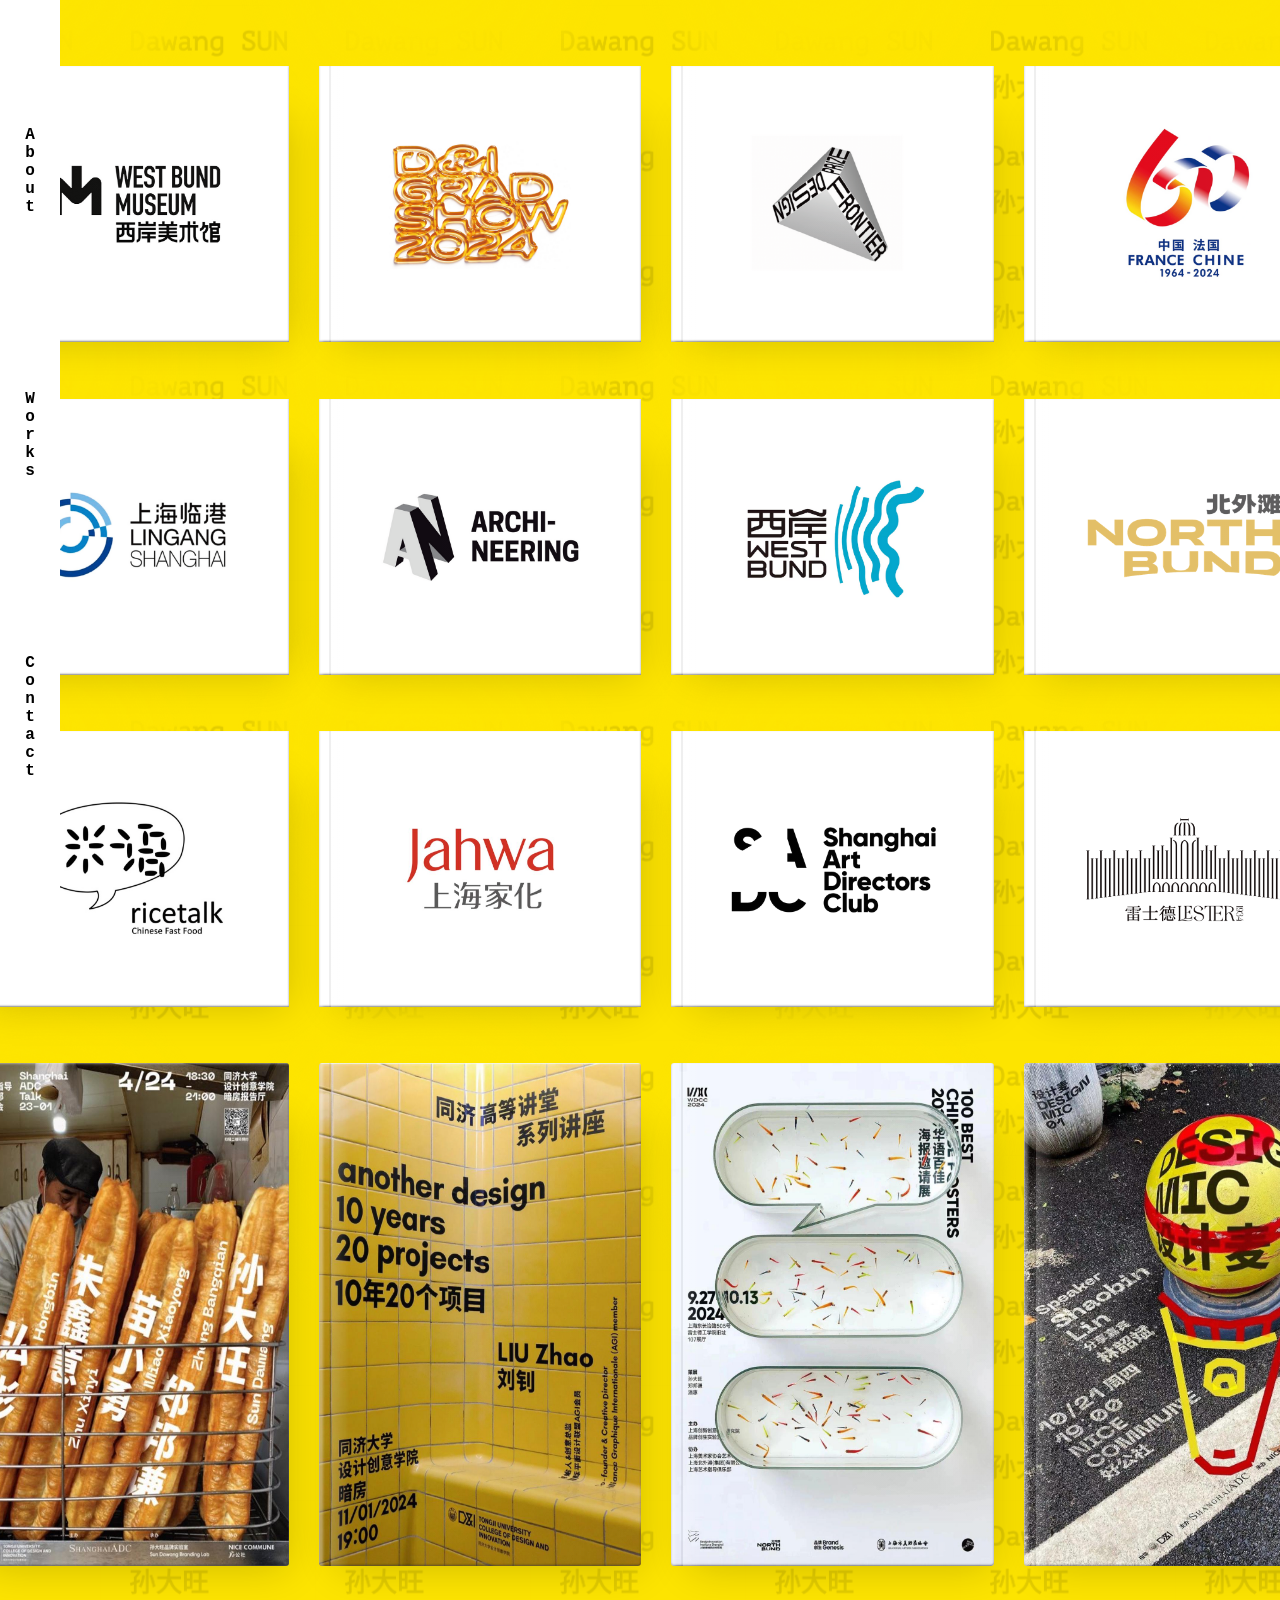
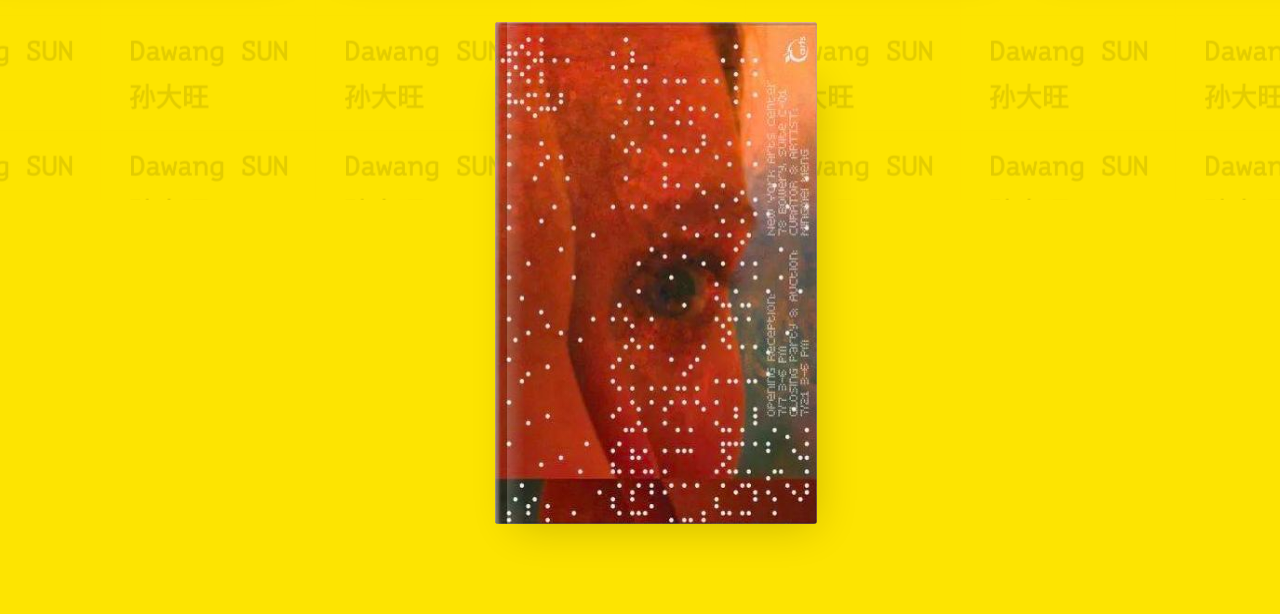
<file: index.html>
<!DOCTYPE html>
<html lang="en">

<head>
    <!-- 页面关键词和描述（用于SEO优化） -->
    <meta content="" name="keywords">
    <meta content="" name="description">
  
    <!-- 引入Google字体 -->
    <link rel="preconnect" href="https://fonts.googleapis.com">
    <link rel="preconnect" href="https://fonts.gstatic.com" crossorigin>
    <link href="https://fonts.googleapis.com/css2?family=Open+Sans:ital,wght@0,300..800;1,300..800&family=PT+Mono&family=PT+Sans:ital,wght@0,400;0,700;1,400;1,700&family=PT+Serif:ital,wght@0,400;0,700;1,400;1,700&family=Quicksand:wght@300..700&display=swap" rel="stylesheet">

    <!-- 引入自定义的主样式文件 -->
    <link href="css/style.css" rel="stylesheet">

    <!-- 引入Bootstrap CSS文件（用于布局和样式） -->
    <link href="https://stackpath.bootstrapcdn.com/bootstrap/4.5.2/css/bootstrap.min.css" rel="stylesheet">
</head>


<body>
      <!-- ====== 左侧竖向导航栏 ====== -->
  <div class="side-nav">
    <nav>
      <ul>
        <li><a href="about.html">About</a></li>
        <li><a href="index.html">Works</a></li>
        <li><a href="contact.html">Contact</a></li>
      </ul>
    </nav>
  </div>

  <!-- ======   pattern 背景   ====== -->
    <div class="static-bg-layer"></div> 
    <div class="cursor-bg-layer"></div>
    <script src="script.js"></script>

  
    <div class="container">
        <div class="row">
            <!-- Book 1 -->
            <div class="col-md-3 col-sm-6 col-12 mb-4">
                <div class="book book-small">
                    <div class="title">
                        <p>SOVIET</p>
                    </div>
                    <div class="book-cover cover1">
                        <div class="effect"></div>
                        <div class="light"></div>
                    </div>
                    <div class="book-inside"></div>
                    <a class="btn btn-primary" href="#">£19.95</a>
                    <a href="book1.html" class="book-link-overlay" aria-label="SOVIET DOG"></a>
                </div>
            </div>

            <!-- Book 2 -->
            <div class="col-md-3 col-sm-6 col-12 mb-4">
                <div class="book book-small">
                    <div class="title">
                        <p>2024 Grad</p>
                    </div>
                    <div class="book-cover cover2">
                        <div class="effect"></div>
                        <div class="light"></div>
                    </div>
                    <div class="book-inside"></div>
                    <a class="btn btn-primary" href="#">£19.95</a>
                    <a href="book2.html" class="book-link-overlay" aria-label="2024 Grad"></a>
                </div>
            </div>

            <!-- Book 3 -->
            <div class="col-md-3 col-sm-6 col-12 mb-4">
                <div class="book book-small">
                    <div class="title">
                        <p>Crime</p>
                    </div>
                    <div class="book-cover cover3">
                        <div class="effect"></div>
                        <div class="light"></div>
                    </div>
                    <div class="book-inside"></div>
                    <a class="btn btn-primary" href="#">£19.95</a>
                </div>
            </div>

            <!-- Book 4 -->
            <div class="col-md-3 col-sm-6 col-12 mb-4">
                <div class="book book-small">
                    <div class="title">
                        <p>Book Title 4</p>
                    </div>
                    <div class="book-cover cover4">
                        <div class="effect"></div>
                        <div class="light"></div>
                    </div>
                    <div class="book-inside"></div>
                    <a class="btn btn-primary" href="#">£19.95</a>
                </div>
            </div>

            <!-- Book 5 -->
            <div class="col-md-3 col-sm-6 col-12 mb-4">
                <div class="book book-small">
                    <div class="title">
                        <p>Book5</p>
                    </div>
                    <div class="book-cover cover5">
                        <div class="effect"></div>
                        <div class="light"></div>
                    </div>
                    <div class="book-inside"></div>
                    <a class="btn btn-primary" href="#">£19.95</a>
                </div>
            </div>

            <!-- Book 6 -->
            <div class="col-md-3 col-sm-6 col-12 mb-4">
                <div class="book book-small">
                    <div class="title">
                        <p>Book Title 6</p>
                    </div>
                    <div class="book-cover cover6">
                        <div class="effect"></div>
                        <div class="light"></div>
                    </div>
                    <div class="book-inside"></div>
                    <a class="btn btn-primary" href="#">£19.95</a>
                </div>
            </div>
            <!-- Book 7 -->
            <div class="col-md-3 col-sm-6 col-12 mb-4">
                <div class="book book-small">
                    <div class="title">
                        <p>Book Title 6</p>
                    </div>
                    <div class="book-cover cover7">
                        <div class="effect"></div>
                        <div class="light"></div>
                    </div>
                    <div class="book-inside"></div>
                    <a class="btn btn-primary" href="#">£19.95</a>
                </div>
            </div>
            <!-- Book 8 -->
            <div class="col-md-3 col-sm-6 col-12 mb-4">
                <div class="book book-small">
                    <div class="title">
                        <p>Book Title 8</p>
                    </div>
                    <div class="book-cover cover8">
                        <div class="effect"></div>
                        <div class="light"></div>
                    </div>
                    <div class="book-inside"></div>
                    <a class="btn btn-primary" href="#">£19.95</a>
                </div>
            </div>
            <!-- Book 8 -->
            <div class="col-md-3 col-sm-6 col-12 mb-4">
                <div class="book book-small">
                    <div class="title">
                        <p>Book Title 8</p>
                    </div>
                    <div class="book-cover cover9">
                        <div class="effect"></div>
                        <div class="light"></div>
                    </div>
                    <div class="book-inside"></div>
                    <a class="btn btn-primary" href="#">£19.95</a>
                </div>
            </div>
            <!-- Book 10 -->
            <div class="col-md-3 col-sm-6 col-12 mb-4">
                <div class="book book-small">
                    <div class="title">
                        <p>Book Title 8</p>
                    </div>
                    <div class="book-cover cover10">
                        <div class="effect"></div>
                        <div class="light"></div>
                    </div>
                    <div class="book-inside"></div>
                    <a class="btn btn-primary" href="#">£19.95</a>
                </div>
            </div>
            <!-- Book 11 -->
            <div class="col-md-3 col-sm-6 col-12 mb-4">
                <div class="book book-small">
                    <div class="title">
                        <p>Book Title 8</p>
                    </div>
                    <div class="book-cover cover11">
                        <div class="effect"></div>
                        <div class="light"></div>
                    </div>
                    <div class="book-inside"></div>
                    <a class="btn btn-primary" href="#">£19.95</a>
                </div>
            </div>
            <!-- Book 12 -->
            <div class="col-md-3 col-sm-6 col-12 mb-4">
                <div class="book book-small">
                    <div class="title">
                        <p>Book Title 12</p>
                    </div>
                    <div class="book-cover cover12">
                        <div class="effect"></div>
                        <div class="light"></div>
                    </div>
                    <div class="book-inside"></div>
                    <a class="btn btn-primary" href="#">£19.95</a>
                </div>
            </div>
            <!-- Book 13 -->
            <div class="col-md-3 col-sm-6 col-12 mb-4">
                <div class="book book-large">
                    <div class="title">
                        <p>Book Title 13</p>
                    </div>
                    <div class="book-coverB cover13">
                        <div class="effect"></div>
                        <div class="light"></div>
                    </div>
                    <div class="book-inside"></div>
                    <a class="btn btn-primary" href="#">£19.95</a>
                </div>
            </div>
            <!-- Book 14 -->
            <div class="col-md-3 col-sm-6 col-12 mb-4">
                <div class="book book-large">
                    <div class="title">
                        <p>Book Title 14</p>
                    </div>
                    <div class="book-coverB cover14">
                        <div class="effect"></div>
                        <div class="light"></div>
                    </div>
                    <div class="book-inside"></div>
                    <a class="btn btn-primary" href="#">£19.95</a>
                </div>
            </div>
            <!-- Book 15 -->
            <div class="col-md-3 col-sm-6 col-12 mb-4">
                <div class="book book-large">
                    <div class="title">
                        <p>Book Title 15</p>
                    </div>
                    <div class="book-coverB cover15">
                        <div class="effect"></div>
                        <div class="light"></div>
                    </div>
                    <div class="book-inside"></div>
                    <a class="btn btn-primary" href="#">£19.95</a>
                    <a href="book15.html" class="book-link-overlay" aria-label="100 Best"></a>
                </div>
            </div>
            <!-- Book 16 -->
            <div class="col-md-3 col-sm-6 col-12 mb-4">
                <div class="book book-large">
                    <div class="title">
                        <p>Book Title 16</p>
                    </div>
                    <div class="book-coverB cover16">
                        <div class="effect"></div>
                        <div class="light"></div>
                    </div>
                    <div class="book-inside"></div>
                    <a class="btn btn-primary" href="#">£19.95</a>
                </div>
            </div>
            <!-- Book 17 -->
            <div class="col-md-3 col-sm-6 col-12 mb-4">
                <div class="book book-large">
                    <div class="title">
                        <p>Book Title 17</p>
                    </div>
                    <div class="book-coverB cover17">
                        <div class="effect"></div>
                        <div class="light"></div>
                    </div>
                    <div class="book-inside"></div>
                    <a class="btn btn-primary" href="#">£19.95</a>
                </div>
            </div>
        </div>
    </div>

    <!-- 引入Bootstrap的JavaScript文件 -->
    <script src="https://code.jquery.com/jquery-3.5.1.slim.min.js"></script>
    <script src="https://cdn.jsdelivr.net/npm/@popperjs/core@2.5.3/dist/umd/popper.min.js"></script>
    <script src="https://stackpath.bootstrapcdn.com/bootstrap/4.5.2/js/bootstrap.min.js"></script>
</body>

</html>
</file>
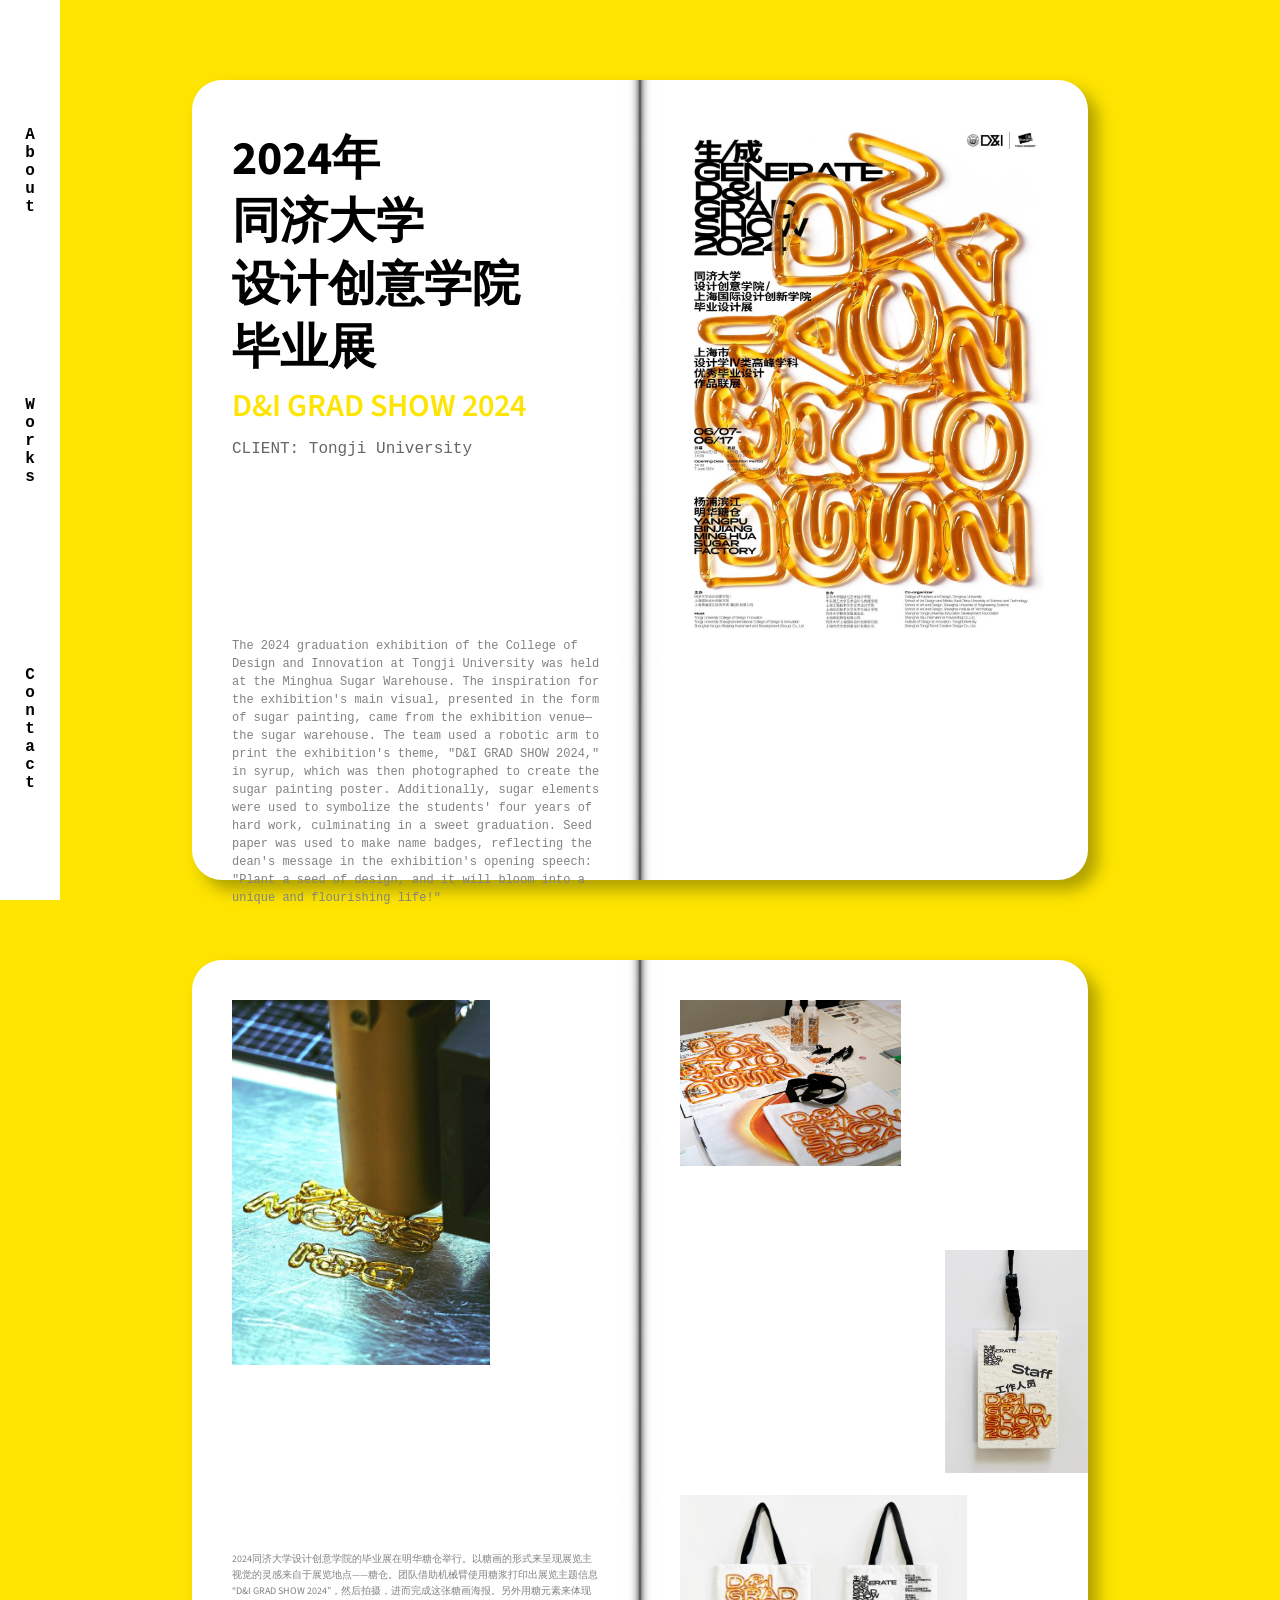
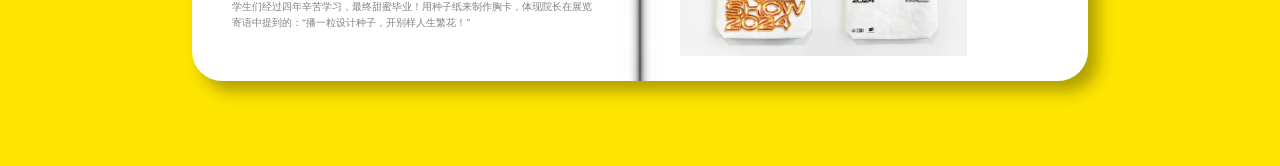
<file: book2.html>
<!DOCTYPE html>
<html lang="zh-CN">
<head>
  <meta charset="UTF-8">

  <link rel="preconnect" href="https://fonts.googleapis.com">
<link rel="preconnect" href="https://fonts.gstatic.com" crossorigin>
<link href="https://fonts.googleapis.com/css2?family=Source+Sans+3:ital,wght@0,200..900;1,200..900&display=swap" rel="stylesheet">


  <style>
    /* 基础样式 */
    body {
      margin: 0;
      padding: 0;
      background: #FDE401;
      font-family: "PT Mono", monospace;
      font-weight: 400;
    }
    .open-book {
      width: 70%;
      height:80%;
      max-height:800px;
      max-width: 1800px;
      margin: 80px auto;
      position: relative;
      display: flex;
      perspective: 1200px;
      background: #FFFFFF;
      /* 整体书本的阴影效果和圆角效果 */
      box-shadow: 10px 10px 15px rgba(61, 61, 0, 0.4);
      border-radius: 30px;
    }
    /* 左右页面各占50%，并通过伪元素模拟书本厚度 */
    .left-page,
    .right-page {
      width: 50%;
      /* background: #fff; */
      padding: 40px;
      box-sizing: border-box;
    }
    /* 模拟左侧页面厚度（右侧阴影） */ 
    .left-page::before {
      content: "";
      position: absolute;
      top: 0;
      right: -20px;
      width: 20px;
      height: 100%;
      transform: skewY(-3deg);
      z-index: -1;
    }

    /* 模拟书页中缝（书脊）的效果 */
    .book-binding {
      position: absolute;
      left: 50%;
      top: 0;
      bottom: 0;
      width: 40px;
      margin-left: -20px;
      background: 
        /* 内部阴影增加厚度感 */
        /* linear-gradient(to right, #ddd, #aaa), */
        /* 使用预制图片增强真实感 */
        url('images/binding.png') repeat center center;
      background-size: contain;
      pointer-events: none;
      /* box-shadow: inset 0 0 10px rgba(0,0,0,0.5); */
    }
    /* 图片画廊 */
    .image-gallery {
      display: flex;
      flex-wrap: wrap;
      gap: 10px;
    }

    .img1{
      width: 100%;
      top: 0;
      bottom: 0;
      display: block;
    }
    .img2{
      width: 70%;
      top: 0;
      bottom: 0;
      display: block;
    }

    .img3 {
      width: 60%;
      top: 0;
      bottom: 0;
      display: block;
    }
    .img4 {
      position: absolute;
      width: 32%;
      /* left:30px; */
      top: 535px;
      bottom: 0;
      display: block;
    }
    .img5 {
      position: absolute;
      width: 16%;
      right:0;
      top: 290px;
      bottom: 0;
      display: block;
    }

    /* 作品标题 */
    .title {
      font-size: 28px;
      margin-bottom: 20px;
      text-align: center;
    }
    /* 作品文案 */
    .copy {
      font-size: 16px;
      line-height: 1.6;
    }
    .copy p {
      margin: 15px 0;
    }
    /* _________________________________________________ */

  .side-nav {
    position: fixed;
    left: 0;
    top: 0;
    width: 60px;             /* 导航栏宽度，可根据需求调整 */
    height: 100vh;           /* 占满整个屏幕高度 */
    background-color: #fff;  /* 导航栏背景色 */
    /* border-right: 1px solid #000; */
    z-index: 9999;           /* 确保导航在其他内容之上 */
    display: flex;           /* 启用 Flexbox */
    align-items: top;     /* 水平居中（对旋转文字而言即左右居中） */
    justify-content: center; /* 垂直居中（对旋转文字而言即上下居中） */
  }

  /* 导航内容：使用 writing-mode 使文字从上到下排列 */
  .side-nav nav {
    margin-top: 160%;
    padding-top: 50%;

    height: 100%;
    writing-mode: vertical-lr;
    text-orientation: upright;

    display: flex;           /* 再次启用 Flexbox */
    flex-direction: column;  /* 让 ul/链接垂直排列 */
    justify-content: center; /* 让 ul 居中在可用高度 !important*/
    align-items: top;     /* 横向居中 */
  }

  .side-nav ul {
    list-style: none;
    margin: 0;
    padding: 0;
    display: flex;
    flex-direction: row;
    gap: 20%;  
    /* 每个菜单项之间的距离，可自行调整 */
  }

  .side-nav li {
    margin: 0;
    padding: 0;
  }

  .side-nav a {
    text-decoration: none;
    color: #000;
    font-weight: bold;
    font-size: 16px;
    transition: color 0.3s;
  }

  .side-nav a:hover {
    color: #555;
    text-decoration: underline;
  }


  /* 给主要内容留出左侧空间，避免被导航栏遮挡 */
  .main-content {
    margin-left: 80px; /* 与导航栏宽度+一些余量相匹配 */
    padding-top: 20px;
  }

  /* 三种不同的字符样式示例 */
.char-1cn {
  font-family: "Source Sans 3", sans-serif;
  font-weight: 600;
  font-size: 48px;   
  font-weight: 700;   
  color: #000;  
  line-height: 1;   
}

.char-2en {
  font-size: 32px; 
  font-family: "Source Sans 3", sans-serif;
  font-weight: 600;     
  color: #FDE401;          
  line-height: 1.2;
  text-transform: uppercase;
}

.char-3en {
  font-size: 16px;  
  font-family:"PT Mono", monospace;
  color: #666;          
  line-height: 1.2;
}
.char-4en {
  font-size: 12px;
  font-family:"PT Mono", monospace;
  color:#828282;          
  line-height: 1.5;
  margin: 10px 0;
}
.char-4cn {
  font-size: 10px; 
  font-family: "Source Sans 3", sans-serif;
  font-weight: 400;   
  color: #828282;          
  line-height: 1.6;
  margin-bottom: 10px;
}

  </style>
</head>


<body>
          <!-- ====== 左侧竖向导航栏 ====== -->
  <div class="side-nav">
    <nav>
      <ul>
        <li><a href="about.html">About</a></li>
        <li><a href="index.html">Works</a></li>
        <li><a href="contact.html">Contact</a></li>
      </ul>
    </nav>
  </div>
  <div class="open-book">
    <!-- 左页 -->
    <div class="left-page">
      <div class="copy">
        <p class="char-1cn">2024年</p>
        <p class="char-1cn">同济大学</p>
        <p class="char-1cn">设计创意学院</p>
        <p class="char-1cn">毕业展</p>
        <p class="char-2en">D&I GRAD SHOW 2024</p>
        <p class="char-3en">CLIENT: Tongji University</p>
        <p>‍</p>
        <p>‍</p>
        <p>‍</p>
        <p>‍</p>
        <p class="char-4en">
          The 2024 graduation exhibition of the College of Design and Innovation at Tongji University was held at the Minghua Sugar Warehouse. The inspiration for the exhibition's main visual, presented in the form of sugar painting, came from the exhibition venue—the sugar warehouse. The team used a robotic arm to print the exhibition's theme, "D&I GRAD SHOW 2024," in syrup, which was then photographed to create the sugar painting poster. Additionally, sugar elements were used to symbolize the students' four years of hard work, culminating in a sweet graduation. Seed paper was used to make name badges, reflecting the dean's message in the exhibition's opening speech: "Plant a seed of design, and it will bloom into a unique and flourishing life!" 
        </p>
      </div>
    </div>   
    <!-- 中缝 -->
    <div class="book-binding"></div>  
    <!-- 右页 -->
    <div class="right-page">
      <div class="image-gallery">
        <img class="img1" src="images/book2/1.png" alt="2024Grad 作品图片1">
      </div>
      
    </div>
  </div>

  <div class="open-book">
    <!-- 左页 -->
    <div class="left-page">
      <div class="image-gallery">
        <img class="img2" src="images/book2/4.jpg" alt="2024Grad 作品图片2">
      </div>
      <p>‍</p>
      <p>‍</p>
      <p>‍</p>
      <p>‍</p>
      <p>‍</p>
      <p class="char-4cn">
        2024同济大学设计创意学院的毕业展在明华糖仓举行。以糖画的形式来呈现展览主视觉的灵感来自于展览地点——糖仓。团队借助机械臂使用糖浆打印出展览主题信息“D&I GRAD SHOW 2024”，然后拍摄，进而完成这张糖画海报。另外用糖元素来体现学生们经过四年辛苦学习，最终甜蜜毕业！用种子纸来制作胸卡，体现院长在展览寄语中提到的：“播一粒设计种子，开别样人生繁花！” </p>
    </div>
    <!-- 中缝 -->
    <div class="book-binding"></div>
    <!-- 右页 -->
    <div class="right-page">
      <div class="image-gallery">
        <img class="img3" src="images/book2/5.png" alt="2024Grad 作品图片3">
        <img class="img4" src="images/book2/7.jpg" alt="2024Grad 作品图片5">
        <img class="img5" src="images/book2/6.jpg" alt="2024Grad 作品图片4">

      </div>
    </div>
  </div>
</body>
</html>
</file>
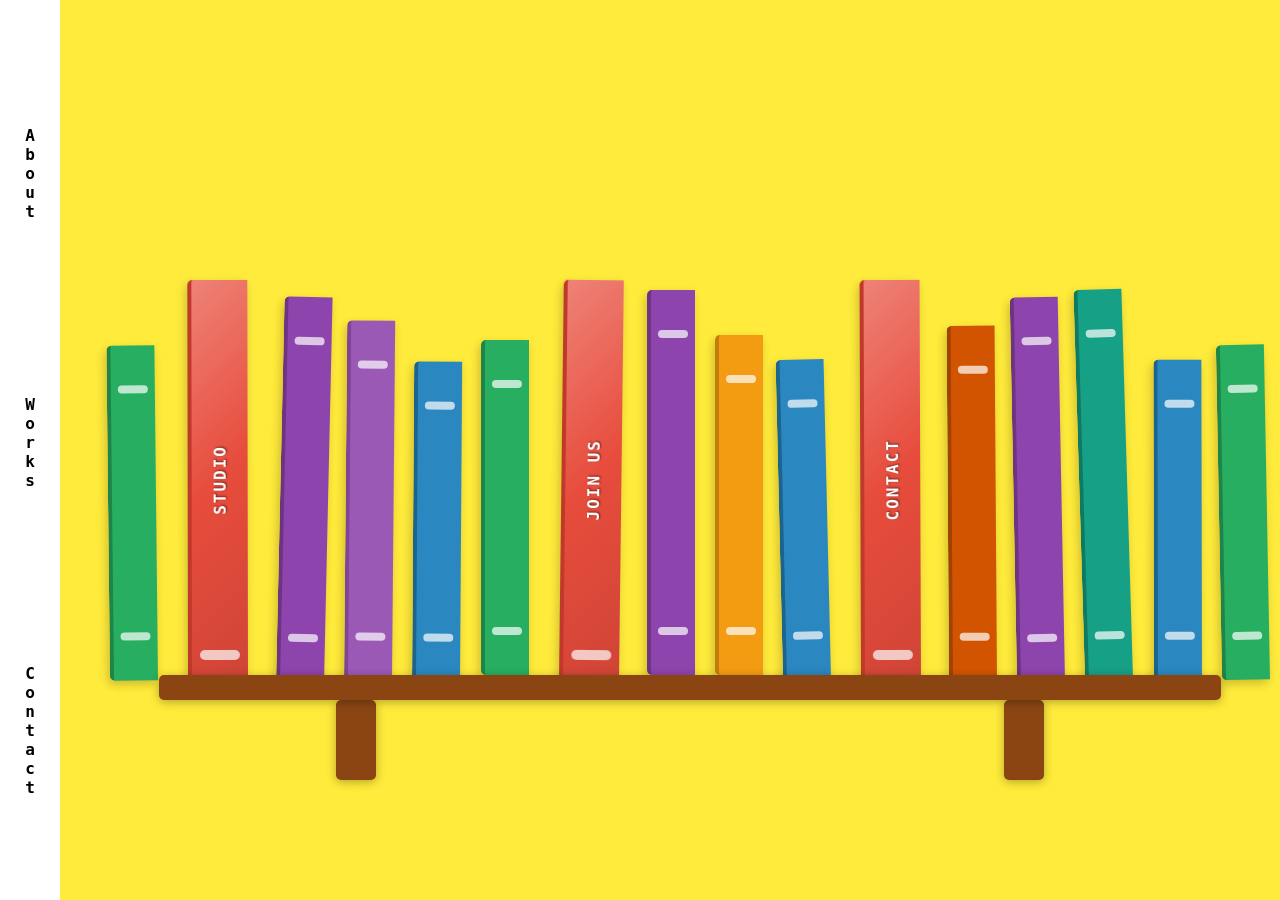
<file: contact.html>
<!DOCTYPE html>
<html lang="zh-CN">
<head>
  <meta charset="UTF-8">
  <meta name="viewport" content="width=device-width, initial-scale=1.0">
  <title>Contact - D&I GRAD SHOW 2024 | Dawang</title>

      <!-- 引入Google字体 -->
      <link rel="preconnect" href="https://fonts.googleapis.com">
      <link rel="preconnect" href="https://fonts.gstatic.com" crossorigin>
      <link href="https://fonts.googleapis.com/css2?family=Open+Sans:ital,wght@0,300..800;1,300..800&family=PT+Mono&family=PT+Sans:ital,wght@0,400;0,700;1,400;1,700&family=PT+Serif:ital,wght@0,400;0,700;1,400;1,700&family=Quicksand:wght@300..700&display=swap" rel="stylesheet">
  
  <style>
    :root {
      --primary-color: #2c3e50;
      --accent-color: #e74c3c;
      --main-book-color: #e74c3c; /* 统一的鲜艳红色书脊 */
      --text-light: #ecf0f1;
      --text-dark: #2c3e50;
      --shadow: rgba(0, 0, 0, 0.2);
      --shelf-wood: #8b4513;
      --background-color: #FFEB3B; /* Yellow background color */
      
      /* Additional colors for decorative books */
      --decorative-color-1: #9b59b6;
      --decorative-color-2: #f39c12; 
      --decorative-color-3: #16a085;
      --decorative-color-4: #c0392b;
      --decorative-color-5: #2b87c0;
      --decorative-color-6: #27ae60;
      --decorative-color-7: #d35400;
      --decorative-color-8: #8e44ad;
    }
    
    * {
      margin: 0;
      padding: 0;
      box-sizing: border-box;
    }
    
    body {
        font-family: "PT Mono", monospace;
        font-weight: 400;
      background-color: var(--background-color);
      color: var(--text-dark);
      overflow-x: hidden;
      min-height: 100vh;
      width: 100%;
    }
        /*---------------------------     navbar    ---------------------------*/
        .side-nav {
      position: fixed;
      left: 0;
      top: 0;
      width: 60px;
      height: 100vh;
      background-color: #fff; 
      z-index: 9999;
      display: flex; 
      align-items: top; 
      justify-content: center; 
    }
    .side-nav nav {
      margin-top: 160%;
      padding-top: 50%;
      height: 100%;
      writing-mode: vertical-lr;
      text-orientation: upright;
      display: flex;
      flex-direction: column; 
      justify-content: center; 
      align-items: top;    
    }
    .side-nav ul {
      list-style: none;
      margin: 0;
      padding: 0;
      display: flex;
      flex-direction: row;
      gap: 20%;  
    }
    .side-nav li {
      margin: 0;
      padding: 0;
    }
    .side-nav a {
      text-decoration: none;
      color: #000;
      font-weight: bold;
      font-size: 16px;
      transition: color 0.3s;
    }
    .side-nav a:hover {
      color: #555;
    }
    .main-content {
      margin-left: 80px; 
      padding-top: 20px;
    }

    .bookshelf-container {
      margin-left: 120px;
      padding: 0;
      height: 100vh;
      display: flex;
      justify-content: center;
      align-items: center;
      width: calc(100% - 120px);
      max-width: 1800px;
    }
    
    .bookshelf {
      position: relative;
      width: 100%;
      height: 500px;
      display: flex;
      align-items: flex-end;
      padding-bottom: 20px;
      justify-content: center;
    }
    
    /* Wooden shelf styling */
    .bookshelf::after {
      content: '';
      position: absolute;
      bottom: 0;
      left:auto;
      width: 90%;
      height: 25px;
      background: var(--shelf-wood);
      border-radius: 5px;
      box-shadow: 0 2px 10px rgba(0, 0, 0, 0.3);
    }
    
    /* Shelf support left */
    .bookshelf::before {
      content: '';
      position: absolute;
      bottom: -80px;
      left: 20%;
      width: 40px;
      height: 80px;
      background: var(--shelf-wood);
      border-radius: 5px;
      box-shadow: 0 2px 10px rgba(0, 0, 0, 0.3);
    }
    
    /* Shelf support right */
    .shelf-support-right {
      position: absolute;
      bottom: -80px;
      right: 20%;
      width: 40px;
      height: 80px;
      background: var(--shelf-wood);
      border-radius: 5px;
      box-shadow: 0 2px 10px rgba(0, 0, 0, 0.3);
    }
    
    .book {
      position: relative;
      height: 400px;
      width: 60px;
      transition: all 0.5s ease;
      transform-origin: bottom;
      transform-style: preserve-3d;
      margin: 0 20px;
      cursor: pointer;
    }
    
    .book:hover {
      transform: translateY(-20px) rotateX(10deg);
      z-index: 10;
    }
    
    .book-spine {
      position: absolute;
      width: 60px;
      height: 100%;
      left: 0;
      top: 0;
      border-radius: 5px 0 0 5px;
      box-shadow: -2px 4px 10px var(--shadow);
      display: flex;
      align-items: center;
      justify-content: center;
      padding: 10px;
      transform-style: preserve-3d;
      background-color: var(--main-book-color); /* 统一使用鲜艳红色 */
      border-left: 4px solid #c0392b; /* 统一的深红色边缘 */
      overflow: hidden;
    }
    
    /* Adding a gradient pattern to the spine */
    .book-spine::before {
      content: '';
      position: absolute;
      top: 0;
      left: 0;
      width: 100%;
      height: 100%;
      background: linear-gradient(135deg, rgba(255,255,255,0.3) 0%, rgba(255,255,255,0) 50%, rgba(0,0,0,0.1) 100%);
      z-index: 1;
    }
    
    .book-spine p {
      color: white;
      font-family: "PT Mono", monospace;
      font-weight: 700;
      writing-mode: vertical-rl;
      transform: rotate(180deg);
      text-align: center;
      letter-spacing: 2px;
      text-transform: uppercase;
      position: relative;
      z-index: 2;
      text-shadow: 1px 1px 2px rgba(0,0,0,0.5); /* Text shadow for better readability */
    }
    
    .book-content {
      position: absolute;
      width: 500px; /* Wider content area for photos */
      height: 100%;
      left: 60px;
      top: 0;
      background-color: white;
      border-radius: 0 5px 5px 0;
      padding: 30px;
      box-shadow: 0 4px 10px var(--shadow);
      transform: rotateY(90deg);
      transform-origin: left;
      opacity: 0;
      overflow: auto;
      transition: all 0.5s ease;
    }
    
    .book:hover .book-content {
      transform: rotateY(0);
      opacity: 1;
    }
    
    .book-content h3 {
      color: var(--accent-color);
      margin: 15px 0 10px;
      font-family: "PT Mono", monospace;
      font-weight: 400;
      line-height: 1.6;
      border-bottom: 2px solid var(--accent-color);
      padding-bottom: 5px;
    }
        
    /* .book-content .h3-cn {
        color: #666;
      font-family: "Source Sans 3"; 
      font-weight: 500;
    }
     */
    .book-content p {
      margin: 8px 0;
      line-height: 1.6;
    }

    .book-content .section-en {
      /* font-style: italic; */
      color: #666;
      /* margin-bottom: 15px; */
      line-height: 1.6;
    }
    
    .book-content img {
      width: 100%;
      margin: 15px 0;
      border-radius: 5px;
      box-shadow: 0 2px 8px var(--shadow);
      transition: all 0.3s ease;
    }
    
    .gallery {
      display: flex;
      flex-wrap: wrap;
      gap: 10px;
      margin: 20px 0;
    }
    
    .gallery img {
      width: calc(33.33% - 7px);
      height: 120px;
      object-fit: cover;
    }
    
    .book-content img:hover {
      transform: scale(1.03);
    }
    
    .contact-item {
      display: flex;
      align-items: center;
      margin: 15px 0;
    }
    
    .contact-item span {
      font-size: 24px;
      margin-right: 15px;
      color: var(--primary-color);
    }
    
    /* Book label */
    .book-spine::after {
      content: '';
      position: absolute;
      bottom: 20px;
      width: 40px;
      height: 10px;
      background: rgba(255, 255, 255, 0.7);
      border-radius: 5px;
      z-index: 2;
    }
    
    /* Decorative books */
    .decorative-book {
      position: relative;
      height: 380px;
      width: 50px;
      border-radius: 5px 0 0 5px;
      box-shadow: -2px 4px 10px var(--shadow);
      margin: 0 10px;
      transition: all 0.3s ease;
      cursor: pointer;
      transform-origin: bottom;
    }
    
    /* Decorative book colors and heights variation */
    .decorative-book:nth-child(4n) {
      height: 360px;
      background: var(--decorative-color-1);
      border-left: 4px solid #7d4497; /* Darker edge */
    }
    
    .decorative-book:nth-child(4n+1) {
      height: 340px;
      background: var(--decorative-color-2);
      border-left: 4px solid #c27d0e; /* Darker edge */
    }
    
    .decorative-book:nth-child(4n+2) {
      height: 390px;
      background: var(--decorative-color-3);
      border-left: 4px solid #0e7a64; /* Darker edge */
    }
    
    .decorative-book:nth-child(4n+3) {
      height: 370px;
      background: var(--decorative-color-4);
      border-left: 4px solid #9f2d23; /* Darker edge */
    }

    .decorative-book:nth-child(5n) {
      height: 320px;
      background: var(--decorative-color-5);
      border-left: 4px solid #1a648f; /* Darker edge */
    }
    
    .decorative-book:nth-child(5n+1) {
      height: 335px;
      background: var(--decorative-color-6);
      border-left: 4px solid #1e8449; /* Darker edge */
    }
    
    .decorative-book:nth-child(5n+2) {
      height: 355px;
      background: var(--decorative-color-7);
      border-left: 4px solid #a04200; /* Darker edge */
    }
    
    .decorative-book:nth-child(5n+3) {
      height: 385px;
      background: var(--decorative-color-8);
      border-left: 4px solid #6c3483; /* Darker edge */
    }
    
    /* Add spine decoration to decorative books */
    .decorative-book::after {
      content: '';
      position: absolute;
      bottom: 40px;
      left: 50%;
      transform: translateX(-50%);
      width: 30px;
      height: 8px;
      background: rgba(255, 255, 255, 0.7);
      border-radius: 4px;
    }
    
    /* Add another spine decoration */
    .decorative-book::before {
      content: '';
      position: absolute;
      top: 40px;
      left: 50%;
      transform: translateX(-50%);
      width: 30px;
      height: 8px;
      background: rgba(255, 255, 255, 0.7);
      border-radius: 4px;
    }
    
    /* Animation for decorative books */
    .decorative-book:hover {
      transform: translateY(-10px) rotate(2deg);
      box-shadow: -4px 8px 15px rgba(0, 0, 0, 0.3);
    }

    /* Responsive styles */
    @media (max-width: 1400px) {
      .bookshelf-container {
        margin-left: 100px;
        width: calc(100% - 100px);
      }
      
      .book-content {
        width: 400px;
      }
      
      .gallery img {
        height: 100px;
      }
    }
    
    @media (max-width: 1024px) {
      .book-content {
        width: 350px;
      }
      
      .book {
        height: 350px;
        width: 50px;
      }
      
      .book-spine {
        width: 50px;
      }
    }
    
    @media (max-width: 768px) {
      .book-content {
        width: 300px;
        left: 40px;
        padding: 20px;
      }
      
      .gallery img {
        width: calc(50% - 5px);
        height: 90px;
      }
      
      .book {
        width: 40px;
      }
      
      .book-spine {
        width: 40px;
      }
    }
  </style>
</head>
<body>
  <!-- Fixed vertical sidebar navigation -->
  <div class="side-nav">
    <nav>
      <ul>
        <li><a href="about.html">About</a></li>
        <li><a href="index.html">Works</a></li>
        <li><a href="contact.html">Contact</a></li>
      </ul>
    </nav>
  </div>

  <!-- Main content area: Bookshelf with books -->
  <div class="bookshelf-container">
    <div class="bookshelf">
      <!-- Decorative books on left -->
      <div class="decorative-book"></div>
      <!-- Book 1: Studio Information -->
      <div class="book">
        <div class="book-spine">
          <p>Studio</p>
        </div>
        <div class="book-content">
          <h3>关于工作室 | About Studio</h3>
          
          <p><strong>地址 | Address</strong></p>
          <p>上海市虹口区东长治路505号 雷士德工学院旧址</p>
          <p class="section-en">505 DongChangzhi Road, Hongkou District, Shanghai 200080, China</p>
          
          <h3>工作室照片 | Studio Photos</h3>
            <img src="images\contact\-01.png" alt="Dawang SUN's Studio - Exterior">
          <img src="images\contact\-02.jpg" alt="Dawang SUN's Studio - Working Space">
          <img src="images\contact\-03.png" alt="Dawang SUN's Studio - Meeting Area">
          
          <p>我们的工作室位于历史悠久的雷士德工学院旧址，环境安静宜人，交通便利。</p>
          <p class="section-en">Our studio is located in the historic Lester Institute building, offering a peaceful and convenient working environment.</p>
        </div>
      </div>
      <div class="decorative-book"></div>
      <div class="decorative-book"></div>
      <div class="decorative-book"></div>
      <div class="decorative-book"></div>


      <!-- Book 2: Recruitment Information -->
      <div class="book">
        <div class="book-spine">
          <p>Join Us</p>
        </div>
        <div class="book-content">
          <h3>加入我们 | Join Our Team</h3>
          
          <h3>品牌设计师 | Brand Designer</h3>
          <p>• 两年以上平面设计工作经验</p>
          <p>• 熟练掌握 Illustrator、Photoshop、InDesign 等软件</p>
          <p>• 具备调研分析能力、热衷视觉创新探索</p>
          <p class="section-en">• Minimum 2 years of graphic design experience</p>
          <p class="section-en">• Proficient in Illustrator, Photoshop, InDesign</p>
          <p class="section-en">• Strong research and analysis skills, passion for visual innovation</p>
          
          <h3>数字媒体设计师 | Digital Media Designer</h3>
          <p>• 两年以上数字媒体设计工作经验</p>
          <p>• 熟练掌握 AfterEffects、Premiere、C4D 等软件</p>
          <p>• 扎实的三维建模与动态执行能力、热衷探索动态视觉呈现形式</p>
          <p class="section-en">• Minimum 2 years of digital media design experience</p>
          <p class="section-en">• Proficient in AfterEffects, Premiere, C4D</p>
          <p class="section-en">• Strong 3D modeling and motion execution skills, passion for dynamic visual presentation</p>
          <p>(同时招录实习生 | Also hiring interns for this position)</p>
          
          <h3>实习生 | Intern</h3>
          <p>• 热爱艺术设计，专业不限</p>
          <p class="section-en">• Passion for art and design, all majors welcome</p>
          
          <p style="margin-top: 20px; font-style: italic;">请将您的作品集发送至我们的邮箱，邮件主题注明应聘职位。</p>
          <p class="section-en">Please send your portfolio to our email with the position you're applying for in the subject line.</p>
        </div>
      </div>
      <div class="decorative-book"></div>
      <div class="decorative-book"></div>
      <div class="decorative-book"></div>


      <!-- Book 3: Contact Information -->
      <div class="book">
        <div class="book-spine">
          <p>Contact</p>
        </div>
        <div class="book-content">
          <h3>联系方式 | Contact Information</h3>
          
          <div class="contact-item">
            <span>📱</span>
            <div>
              <p><strong>微信 | WeChat</strong></p>
              <p>brandgenesislab</p>
            </div>
          </div>
          
          <div class="contact-item">
            <span>📘</span>
            <div>
              <p><strong>小红书 | Xiaohongshu</strong></p>
              <p>11528667121</p>
              <p>4267005490</p>
            </div>
          </div>
          
          <div class="contact-item">
            <span>✉️</span>
            <div>
              <p><strong>邮箱 | Email</strong></p>
              <p>brandgenesislab@qq.com</p>
              <p>brandgenesislab@gmail.com</p>
            </div>
          </div>
          
          <p style="margin-top: 30px;">我们的工作时间是周一至周五 9:30-18:30，欢迎您随时与我们取得联系。</p>
          <p class="section-en">Our working hours are Monday to Friday, 9:30-18:30. Feel free to contact us anytime.</p>
          
        </div>
      </div>
      
      <!-- Decorative books on right -->
      <div class="decorative-book"></div>
      <div class="decorative-book"></div>
      <div class="decorative-book"></div>
      <div class="decorative-book"></div>
      <div class="decorative-book"></div>
      <!-- Shelf support right -->
      <div class="shelf-support-right"></div>
    </div>
  </div>

  <script>
    // Enhanced script for book animations
    document.addEventListener('DOMContentLoaded', function() {
      const books = document.querySelectorAll('.book');
      const decorativeBooks = document.querySelectorAll('.decorative-book');
      
      // Main books animation
      books.forEach(book => {
        // Add slight random rotation to books
        const randomRotation = (Math.random() - 0.5) * 3;
        book.style.transform = `rotate(${randomRotation}deg)`;
        
        // Reset rotation on hover
        book.addEventListener('mouseenter', () => {
          book.style.transform = 'translateY(-20px) rotateX(10deg)';
        });
        
        // Restore random rotation after hover
        book.addEventListener('mouseleave', () => {
          book.style.transform = `rotate(${randomRotation}deg)`;
        });
      });
      
      // Decorative books animation
      decorativeBooks.forEach(decorBook => {
        // Add slight random rotation
        const randomRotation = (Math.random() - 0.5) * 4;
        const randomYOffset = (Math.random() - 0.5) * 5;
        decorBook.style.transform = `translateY(${randomYOffset}px) rotate(${randomRotation}deg)`;
        
        // Add subtle animation effect
        decorBook.addEventListener('mouseenter', () => {
          decorBook.style.transform = 'translateY(-10px) rotate(2deg)';
        });
        
        // Restore random position after hover
        decorBook.addEventListener('mouseleave', () => {
          setTimeout(() => {
            decorBook.style.transform = `translateY(${randomYOffset}px) rotate(${randomRotation}deg)`;
          }, 100);
        });
      });
      
      // Add a subtle breathing animation to all books when page loads
      const allBooks = [...books, ...decorativeBooks];
      allBooks.forEach((book, index) => {
        setTimeout(() => {
          book.style.transform = 'translateY(-5px)';
          setTimeout(() => {
            // Reset to original random position
            if (book.classList.contains('decorative-book')) {
              const randomRotation = (Math.random() - 0.5) * 4;
              const randomYOffset = (Math.random() - 0.5) * 5;
              book.style.transform = `translateY(${randomYOffset}px) rotate(${randomRotation}deg)`;
            } else {
              const randomRotation = (Math.random() - 0.5) * 3;
              book.style.transform = `rotate(${randomRotation}deg)`;
            }
          }, 300);
        }, index * 100); // Stagger the animation
      });
    });
  </script>
</body>
</html>
</file>
<file: css/style.css>
/* 提高选择器的特异性 */
html body { 
    margin: 0;
    padding: 0;
    font-family: "PT Mono", monospace;
    font-weight: 400;
    /* font-kerning:inherit;
    font-stretch:narrower; */
    /* cursor: none;  */
    background-color: #FDE401;
  }
  
  /* _________________________________________________ */


  .cursor-bg-layer {
    position: fixed;
    top: 0;
    left: 0;
    width: 200vw; /* 扩大背景范围，避免露出空隙 */
    height: 200vh;
    background-image: url('../images/Cursor.png');
    filter: blur(0.2px);
    background-repeat: repeat;
    background-size: 215px 115px; /* 缩小为原来一半 */
    pointer-events: none;
    z-index: -1;
    opacity: 0.1; 
    transition: background-position 0.05s ease; /* 更快的响应 */
  }
  .static-bg-layer {
    position: fixed;
    top: 0;
    left: 0;
    width: 150vw;
    height: 150vh;
    background-image: url('../images/bg-pattern.png'); 
    filter: blur(0.2px);
    background-repeat: repeat;
    background-size: 400px 400px; 
    pointer-events: none;
    z-index: 0;
    /* mix-blend-mode: lighten; */
  }
  
/* _________________________________________________ */

  .side-nav {
    position: fixed;
    left: 0;
    top: 0;
    width: 60px;             /* 导航栏宽度，可根据需求调整 */
    height: 100vh;           /* 占满整个屏幕高度 */
    background-color: #fff;  /* 导航栏背景色 */
    /* border-right: 1px solid #000; */
    z-index: 9999;           /* 确保导航在其他内容之上 */
    display: flex;           /* 启用 Flexbox */
    align-items: top;     /* 水平居中（对旋转文字而言即左右居中） */
    justify-content: center; /* 垂直居中（对旋转文字而言即上下居中） */
  }

  /* 导航内容：使用 writing-mode 使文字从上到下排列 */
  .side-nav nav {
    margin-top: 160%;
    padding-top: 50%;

    height: 100%;
    writing-mode: vertical-lr;
    text-orientation: upright;

    display: flex;           /* 再次启用 Flexbox */
    flex-direction: column;  /* 让 ul/链接垂直排列 */
    justify-content: center; /* 让 ul 居中在可用高度 !important*/
    align-items: top;     /* 横向居中 */
  }

  .side-nav ul {
    list-style: none;
    margin: 0;
    padding: 0;
    display: flex;
    flex-direction: row;
    gap: 20%;  
    /* 每个菜单项之间的距离，可自行调整 */
  }

  .side-nav li {
    margin: 0;
    padding: 0;
  }

  .side-nav a {
    text-decoration: none;
    color: #000;
    font-weight: bold;
    font-size: 16px;
    transition: color 0.3s;
  }

  .side-nav a:hover {
    color: #555;
    text-decoration: underline;
  }

  /* 给主要内容留出左侧空间，避免被导航栏遮挡 */
  .main-content {
    margin-left: 80px; /* 与导航栏宽度+一些余量相匹配 */
    padding-top: 20px;
  }
/* _________________________________________________ */

  /* 使用 Bootstrap 的响应式网格系统 */
  .container {
    width: 100%;
    padding: 50px;
    padding-right: 0px;
    padding-left: 0px;
  }
  .row {
    display: flex;
    flex-wrap: wrap;
    justify-content: center;
    /* gap: 30px;   */
    /* margin-right: -300px!important;
    margin-left:-300px!important; */
    /* box-sizing: border-box; */
  }
  
  /* 使用 Bootstrap 的响应式类 */
  .custom-book {
    width: 100%;
  }
  
  /* 每个书本占据父级的 100% 宽度，由外层（如 bootstrap 的 col-? 类）控制实际宽度 */
  .book {
    width: 100%;
    position: relative;
    text-align: center;
    margin: 5%;
  }
  
  /* 采用 aspect-ratio 保持书本比例 */
  /* 前12本书，比例为 1.36:1，即宽高比 1.36 */
  .book.book-small {
    aspect-ratio: 1.3 / 1;
  }
  
  /* 后5本书，比例为 1:1.5，即宽高比 1/1.5 ≈ 0.67 */
  .book.book-large {
    aspect-ratio: 1 / 1.5;
  }
  
  .book-cover {
    position: absolute;
    z-index: 1;
    width: 100%;
    height: 100%;
    transform-origin: 0 50%;
    background: #111;
    /* 改为使用百分比，让图片缩小到容器的80%，保持比例 */
    background-size: 65%!important;
    background-position:center!important;
    background-repeat: no-repeat!important;
    /* border-radius: 3px; */
    box-shadow: 
      inset 4px 1px 3px #ffffff60,
      inset 0 -1px 2px #00000080;
    transition: all .5s ease-in-out;
  }
  .book-coverB {
    position: absolute;
    z-index: 1;
    width: 100%;
    height: 100%;
    transform-origin: 0 50%;
    background: #111;
    background-size: 100% 100%!important;
    background-position: center!important;
    background-repeat: no-repeat!important;
    border-radius: 3px;
    box-shadow: 
      inset 4px 1px 3px #ffffff60,
      inset 0 -1px 2px #00000080;
    transition: all .5s ease-in-out;
  }
  .book .book-cover {
    background-color: #ffffff;
  }
  .book .book-coverB {
    background-color: #ffffff;
  }

  .book-link-overlay {
    position: absolute;
    top: 0;
    left: 0;
    width: 100%;
    height: 100%;
    z-index: 10;       /* 确保覆盖在内容之上 */
    background: transparent;
    text-decoration: none;
  }
  
  /* 鼠标悬停时显示指针 */
  .book-link-overlay:hover {
    cursor: pointer;
  }


  .cover1 { background: url('../images/1-Xian.png'); }
  .cover2 { background: url('../images/2-2024grad.png'); }
  .cover3 { background: url('../images/3-frontier.png'); }
  .cover4 { background: url('../images/4-frence.png'); }
  .cover5 { background: url('../images/5-lingang.png'); }
  .cover6 { background: url('../images/6-Archineering.png'); }
  .cover7 { background: url('../images/7-westbund.png'); }
  .cover8 { background: url('../images/8-north bund.png'); }
  .cover9 { background: url('../images/9-ricetalk.png'); }
  .cover10 { background: url('../images/10-jahwa.jpg'); }
  .cover11 { background: url('../images/11-ad club.png'); }
  .cover12 { background: url('../images/12-lester.png'); }
  .cover13 { background: url('../images/13-youtiao.jpg'); }
  .cover14 { background: url('../images/14-anotherd.png'); }
  .cover15 { background: url('../images/15-mandarin.jpg'); }
  .cover16 { background: url('../images/16-mic.jpg'); }
  .cover17 { background: url('../images/17-pieces.jpg'); }
  

  /* 封面书脊阴影效果 */
  .effect {
    width: 20px;
    height: 100%;
    margin-left: 10px;
    border-left: 2px solid #00000010;
    background-image: linear-gradient(90deg, rgba(255,255,255,0.2) 0%, rgba(255,255,255,0) 100%);
    transition: all .5s ease;
  }
  .light {
    width: 90%;
    height: 100%;
    position: absolute;
    border-radius: 3px; 
    background-image: linear-gradient(90deg, rgba(255,255,255,0) 0%, rgba(255,255,255,0.2) 100%);
    top: 0;
    right: 0;
    opacity: .1;
    transition: all .5s ease;
  }
  
  
  /* 书籍翻页效果 */
  .book:hover .book-cover {
    transform: perspective(2000px) rotateY(-30deg);
    transform-style: preserve-3d;
    box-shadow: 
      inset 4px 1px 3px #ffffff60,
      inset 0 -1px 2px #00000080,
      10px 0px 10px -5px #00000030;
  }
  .book:hover .book-coverB {
    transform: perspective(2000px) rotateY(-30deg);
    transform-style: preserve-3d;
    box-shadow: 
      inset 4px 1px 3px #ffffff60,
      inset 0 -1px 2px #00000080,
      10px 0px 10px -5px #00000030;
  }
  
  .book:hover .effect {
    width: 50px;
  }
  
  .book:hover .light {
    opacity: 1;
    width: 70%;
  }
  
  /* 内部书籍的阴影效果 */
  .book-inside {
    width: calc(100% - 2px);
    height: 96%;
    position: relative;
    top: 2%;
    border: 1px solid grey;
    border-radius: 3px;
    background: white;
    box-shadow: 
      10px 40px 40px -10px #00000030,
      inset -2px 0 0 grey,
      inset -3px 0 0 #dbdbdb,
      inset -4px 0 0 white,
      inset -5px 0 0 #dbdbdb,
      inset -6px 0 0 white,
      inset -7px 0 0 #dbdbdb,
      inset -8px 0 0 white,
      inset -9px 0 0 #dbdbdb;
  }
  
  /* 书籍标题样式 */
  .title {
    font-size: 22px;
    width: 100%;
    color: #333;
    text-align: center;
    position: absolute;

    bottom: 5px;
    height: 1px;
    display: flex;
    align-items: flex-end;
    opacity: 0;
    transition: all 1s ease-in-out;
  }
  
  .title p {
    width: 100%;
    margin: 0;
    line-height: 1.3;
  }
  



  @media (max-width: 767px) {

    .book {
      width: 100%;
    }
    .row {
      display: block;
    }
  }
  @media (min-width: 1200px) {
    .container {
        max-width: 1140px;
        margin-right: 500px;
        margin-left: 500px;
    }
    .col-md-3 {
      flex: 0 0 90%;
      max-width: 90%;
    }
    .row {
        display: flex;
        flex-wrap: wrap;
        justify-content: center;
        /* gap: 30px;   */
        margin-right: -150px!important;
        margin-left:-150px!important;
        box-sizing: border-box;    
      }
  }
</file>
